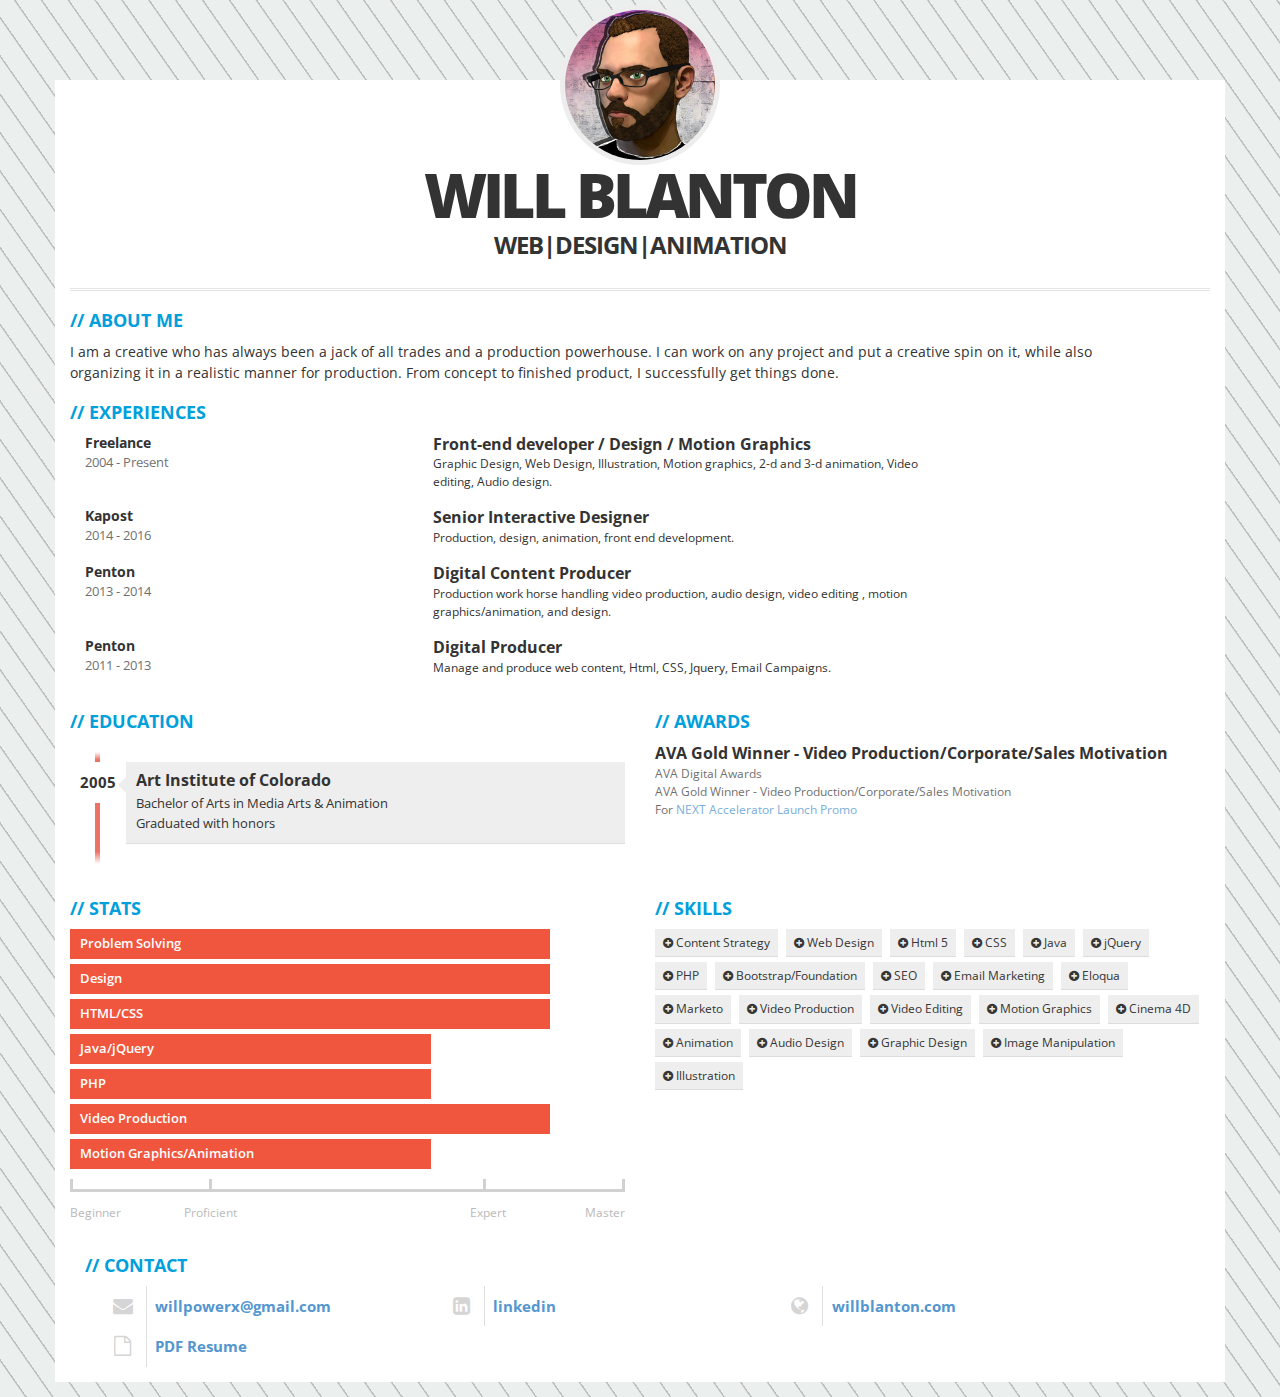
<file: resume/index.html>
<!DOCTYPE html>
<html lang="en">
  <head>
    <meta charset="utf-8">
    <meta http-equiv="X-UA-Compatible" content="IE=edge,chrome=1" />
    <meta name="viewport" content="width=device-width, initial-scale=1">
    <title>Will Blanton Resume</title>
    <meta name="description" content="Welcome to the Resume of Will Blanton, expert in Web, Design, Animation and more.">
    <meta name="keywords" content="front end, art, design, 3d, animation, html, css, innovation, site, website, wordpress,">
  	<!-- Open Graph Meta-->
    <meta property="fb:app_id" content="1271951420" />
  	<meta property="og:title" content="Will Blanton Resume" />
  	<meta property="og:type" content="website" />
    <meta property="og:description"
    content="Welcome to the Resume of Will Blanton, expert in Web, Design, Animation and more." />
  	<meta property="og:url" content="http://willblanton.com/" />
  	<meta property="og:image" content="http://willblanton.com/images/_wb_logo_og.jpg" />
  	<meta property="og:site_name" content="willblanton" />
      <!--twitter social info-->
    <meta name="twitter:card" content="Will Blanton">
    <meta name="twitter:domain" content="Will Blanton">
  	<meta name="twitter:url" content="http://willblanton.com/"/>
  	<meta name="twitter:title" content="Will Blanton"/>
  	<meta name="twitter:description" content="Welcome to the Resume of Will Blanton, expert in Web, Design, Animation and more."/>
  	<meta name="twitter:image" content="http://willblanton.com/images/_wb_logo_og.jpg"/>

  	<!-- ICONS ================================================== -->
    <link rel="icon" type="image/x-icon" href="img/favicon.ico" />
  	<link rel="shortcut icon" href="img//favicon.png">
  	<link rel="shortcut icon" href="img/favicons/favicon.ico">
  	<link rel="apple-touch-icon-precomposed" sizes="144x144" href="img/favicons/apple-touch-icon-144-precomposed.png">
  	<link rel="apple-touch-icon-precomposed" sizes="114x114" href="img/favicons/apple-touch-icon-114-precomposed.png">
  	<link rel="apple-touch-icon-precomposed" sizes="72x72" href="img/favicons/apple-touch-icon-72-precomposed.png">
  	<link rel="apple-touch-icon-precomposed" href="img/favicons/apple-touch-icon-57-precomposed.png">

    <!-- CSS ================================================== -->
    <link href="css/bootstrap.min.css" rel="stylesheet">
    <link href="css/font-awesome.css" rel="stylesheet">
    <link href="css/main.css" rel="stylesheet">
    <!--[if lt IE 9]>
      <script src="js/html5shiv.js"></script>
      <script src="js/respond.min.js"></script>
    <![endif]-->
  </head>
  <body>
    <div class="container">
      <div class="row">
        <div class="col-xs-12">
          <div id="photo-header" class="text-center">
            <!-- PHOTO (AVATAR) -->
            <div id="photo">
              <img src="img/wb_avatar.jpg" alt="avatar">
            </div>
            <div id="text-header">
              <h1><span>Will Blanton</span><br>WEB|DESIGN|ANIMATION</h1>
            </div>
          </div>
        </div>
      </div>
<!--
        <div class="row">
           <div class="col-md-6 col-md-offset-3">
            <img src="img/wb-logo.svg" data-png-fallback="img/wb-logo.png" alt="WB blanton logo"
   class="logo-container pull-left">
            <div id="text-header" class="content-heading"><h1><span>Will Blanton</span><br>WEB|DESIGN|ANIMATION</h1></div>
          </div>
        </div>-->
  <!-- double line -->
      <div class="row">
        <div class="col-xs-12">
          <div class="text-center">
            <div id="text-double-line">&nbsp;</div>
          </div>
        </div>
      </div>
      <div class="row">
        <div class="col-xs-12 col-sm-11">
          <!-- ABOUT ME -->
          <div class="box">
            <h2>About Me</h2>
            <p>I am a creative who has always been a jack of all trades and a production powerhouse. I can work on any project and put a creative spin on it, while also organizing it in a realistic manner for production. From concept to finished product, I successfully get things done.</p>
          </div>
          <!-- EXPERIENCES -->
          <div class="box">
            <h2>Experiences</h2>
            <div class="job clearfix">
              <div class="col-xs-4">
                <div class="where">Freelance</div>
                <div class="year">2004 - Present</div>
              </div>
              <div class="col-xs-6">
                <div class="profession">Front-end developer / Design / Motion Graphics</div>
                <div class="description">Graphic Design, Web Design, Illustration, Motion graphics, 2-d and 3-d animation, Video editing, Audio design.</div>
              </div>
            </div>
            <div class="job clearfix">
              <div class="col-xs-4">
                <div class="where">Kapost</div>
                <div class="year">2014 - 2016</div>
              </div>
              <div class="col-xs-6">
                <div class="profession">Senior Interactive Designer</div>
                <div class="description">Production, design, animation, front end development.</div>
              </div>
            </div>
            <div class="job clearfix">
              <div class="col-xs-4">
                <div class="where">Penton</div>
                <div class="year">2013 - 2014</div>
              </div>
              <div class="col-xs-6">
                <div class="profession">Digital Content Producer</div>
                <div class="description">Production work horse handling video production, audio design, video editing , motion graphics/animation, and design.</div>
              </div>
            </div>
            <div class="job clearfix">
              <div class="col-xs-4">
                <div class="where">Penton</div>
                <div class="year">2011 - 2013</div>
              </div>
              <div class="col-xs-6">
                <div class="profession">Digital Producer</div>
                <div class="description">Manage and produce web content, Html, CSS, Jquery, Email Campaigns.</div>
              </div>
            </div>
          </div>
        </div><!--1-1-->
      </div><!--end row-->
      <div class="row">
        <div class="col-xs-12 col-sm-6">
          <!-- EDUCATION -->
          <div class="box">
            <h2>Education</h2>
            <ul id="education" class="clearfix">
              <li>
                <div class="year pull-left">2005</div>
                <div class="description pull-right">
                  <h3>Art Institute of Colorado</h3>
                  <p>Bachelor of Arts in Media Arts & Animation<br>
Graduated with honors</p>
                </div>
              </li>
            </ul>
          </div>
        </div>
        <!--2nd coulmn-->
        <div class="col-xs-12 col-sm-6">
          <!-- CONTACT -->
          <div class="box clearfix">
            <h2>Awards</h2>
            <div class="contact-item job">
                <div class="profession">AVA Gold Winner - Video Production/Corporate/Sales Motivation</div>
                <div class="description">AVA Digital Awards<br>
  AVA Gold Winner - Video Production/Corporate/Sales Motivation<br>
  For <a href="https://vimeo.com/76396429" target="_blank">NEXT Accelerator Launch Promo</a></div>
              </div>
          </div>
        </div>
      </div><!--end row-->

        <!--test 2 coulmn-->
        <div class="row">
          <div class="col-xs-12 col-sm-6">
    <!-- STATS -->
            <div class="box">
              <h2>Stats</h2>
              <div class="skills">
                <div class="item-skills" data-percent="1.00" style="width: 458px;">Problem Solving</div>
                <div class="item-skills" data-percent="1.00" style="width: 458px;">Design</div>
                <div class="item-skills" data-percent="1.00" style="width: 458px;">HTML/CSS</div>
                <div class="item-skills" data-percent="0.75" style="width: 366.4px;">Java/jQuery</div>
                <div class="item-skills" data-percent="0.75" style="width: 343.5px;">PHP</div>
                <div class="item-skills" data-percent="1.00" style="width: 458px;">Video Production</div>
                <div class="item-skills" data-percent="0.75" style="width: 458px;">Motion Graphics/Animation</div>
                <div class="skills-legend clearfix">
                  <div class="legend-left legend">Beginner</div>
                  <div class="legend-left legend"><span>Proficient</span></div>
                  <div class="legend-right legend"><span>Expert</span></div>
                  <div class="legend-right legend">Master</div>
                </div>
              </div>
            </div>
          </div>
          <!--2nd coulmn-->
          <div class="col-xs-12 col-sm-6">
            <!-- Skills -->
            <div class="box">
              <h2>Skills</h2>
              <div class="hobby"><i class="fa fa-plus-circle"></i> Content Strategy</div>
              <div class="hobby"><i class="fa fa-plus-circle"></i> Web Design</div>
              <div class="hobby"><i class="fa fa-plus-circle"></i> Html 5</div>
              <div class="hobby"><i class="fa fa-plus-circle"></i> CSS</div>
              <div class="hobby"><i class="fa fa-plus-circle"></i> Java</div>
              <div class="hobby"><i class="fa fa-plus-circle"></i> jQuery</div>
              <div class="hobby"><i class="fa fa-plus-circle"></i> PHP</div>
              <div class="hobby"><i class="fa fa-plus-circle"></i> Bootstrap/Foundation</div>
              <div class="hobby"><i class="fa fa-plus-circle"></i> SEO</div>
              <div class="hobby"><i class="fa fa-plus-circle"></i> Email Marketing</div>
              <div class="hobby"><i class="fa fa-plus-circle"></i> Eloqua</div>
              <div class="hobby"><i class="fa fa-plus-circle"></i> Marketo</div>
              <div class="hobby"><i class="fa fa-plus-circle"></i> Video Production</div>
              <div class="hobby"><i class="fa fa-plus-circle"></i> Video Editing</div>
              <div class="hobby"><i class="fa fa-plus-circle"></i> Motion Graphics</div>
              <div class="hobby"><i class="fa fa-plus-circle"></i> Cinema 4D</div>
              <div class="hobby"><i class="fa fa-plus-circle"></i> Animation</div>
              <div class="hobby"><i class="fa fa-plus-circle"></i> Audio Design</div>
              <div class="hobby"><i class="fa fa-plus-circle"></i> Graphic Design</div>
              <div class="hobby"><i class="fa fa-plus-circle"></i> Image Manipulation</div>
              <div class="hobby"><i class="fa fa-plus-circle"></i> Illustration</div>
            </div>
          </div>
        </div><!--end row-->

        <!--footer-->
        <div class="col-xs-12 col-sm-11">
           <!-- CONTACT -->
          <div class="box clearfix">
            <h2>Contact</h2>
            <div class="col-xs-12 col-sm-4">
              <div class="contact-item">
                <div class="icon pull-left text-center"><span class="fa fa-envelope fa-fw"></span></div>
                <div class="title only pull-right"><a href="mailto:willpowerx@gmail.com?Subject=Resume%20Inquiry" target="_top">willpowerx@gmail.com</a></div>
              </div>
            </div>
          <div class="col-xs-12 col-sm-4">
            <div class="contact-item">
              <div class="icon pull-left text-center"><span class="fa fa-linkedin-square fa-fw"></span></div>
              <div class="title only pull-right"><a href="https://www.linkedin.com/in/willblanton" target="_blank"> linkedin</a></div>
            </div>
          </div>
          <div class="col-xs-12 col-sm-4">
            <div class="contact-item">
              <div class="icon pull-left text-center"><span class="fa fa-globe fa-fw"></span></div>
              <div class="title only pull-right"><a href="http://willblanton.com/" target="_blank"> willblanton.com</a></div>
            </div>
          </div>
          <div class="col-xs-12 col-sm-4">
            <div class="contact-item">
              <div class="icon pull-left text-center"><span class="fa fa-file-o fa-fw"></span></div>
              <div class="title only pull-right"><a href="http://willblanton.com/img/pdf/wb-resume-basic-print.pdf" target="_blank"> PDF Resume</a></div>
            </div>
          </div>
          </div>
        </div>

      </div><!--row-->
    </div>
    <!-- JQUERY -->
    <script src="js/jquery.min.js"></script>
    <!-- BOOTSTRAP -->
    <script src="js/bootstrap.min.js"></script>
    <!-- SCRIPTS -->
    <script src="js/scripts.js"></script>
    <script>
    if (!Modernizr.svg) {
  jQuery("img").each(function () {
    var src = this.src;
    if (src.match(/svg$/)) {
      // Replace "svg" by "png"
      this.src = src.slice(0, -3) + 'png'
    }
  });
}
</script>
  </body>
</html>
</file>
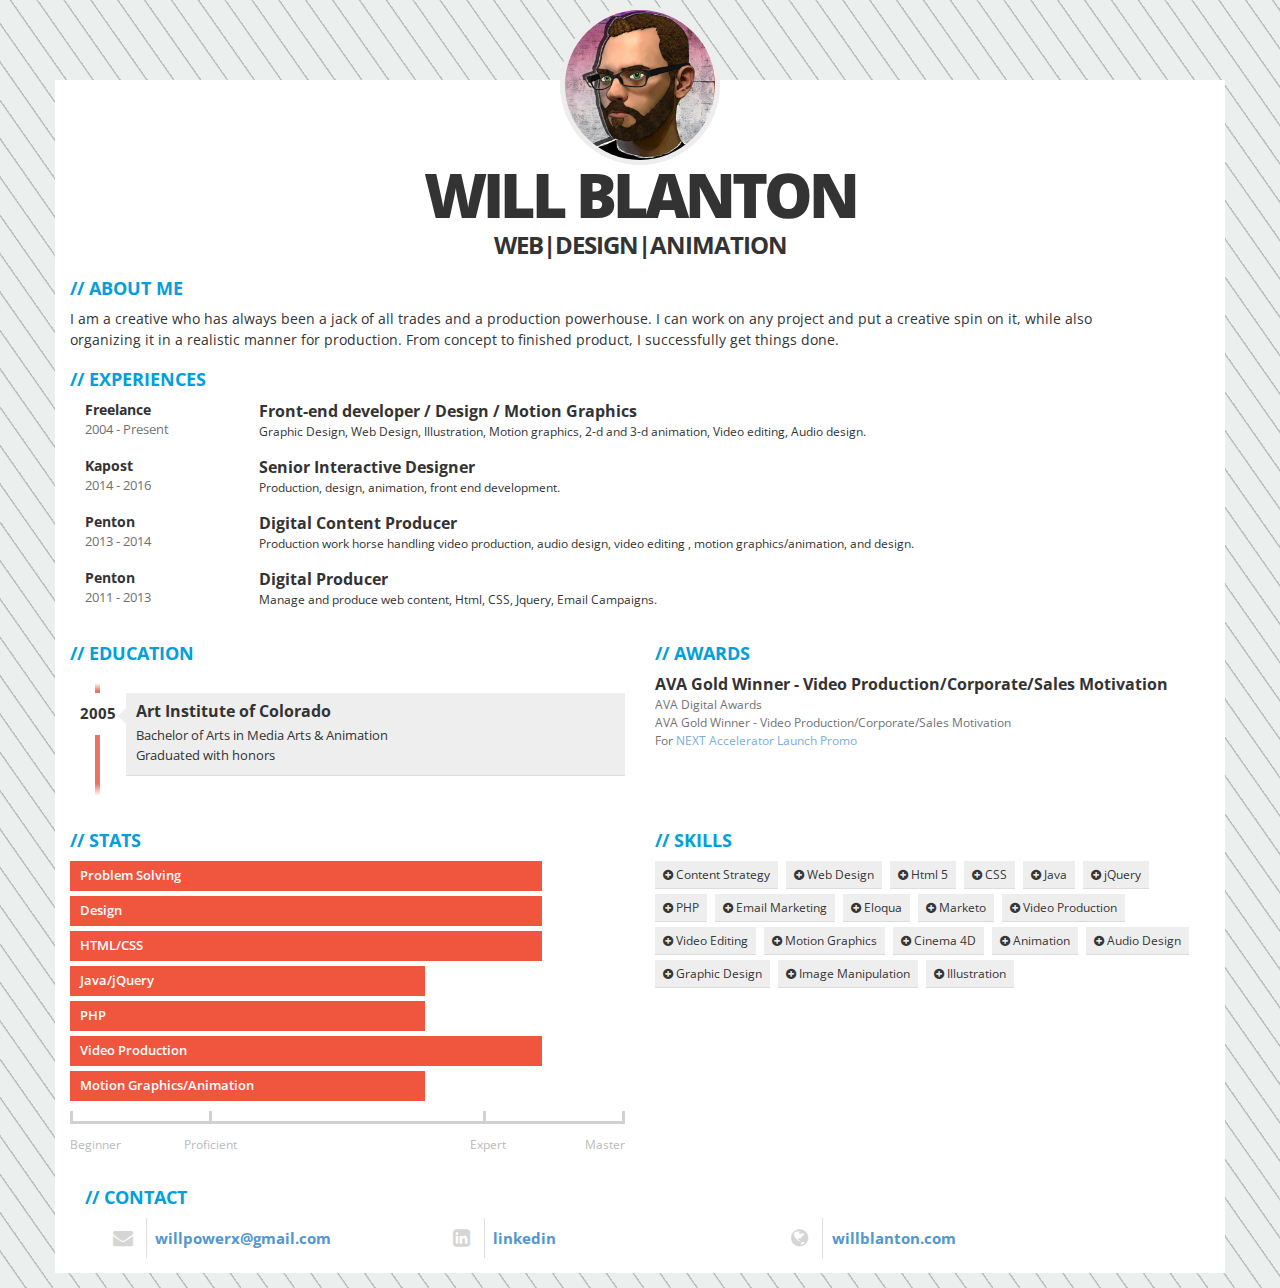
<file: resume/index-ref.html>
<!DOCTYPE html>
<html lang="en">
  <head>
    <meta charset="utf-8">
    <meta http-equiv="X-UA-Compatible" content="IE=edge,chrome=1" />
    <meta name="viewport" content="width=device-width, initial-scale=1">
    <title>Will Blanton Resume</title>
    <link href="css/bootstrap.min.css" rel="stylesheet">
    <link href="css/font-awesome.css" rel="stylesheet">
    <link href="css/main.css" rel="stylesheet">
    <!--[if lt IE 9]>
      <script src="js/html5shiv.js"></script>
      <script src="js/respond.min.js"></script>
    <![endif]-->
  </head>
  <body>
    <div class="container">
      <div class="row">
        <div class="col-xs-12">
          <div id="photo-header" class="text-center">
            <!-- PHOTO (AVATAR) -->
            <div id="photo">
              <img src="img/wb_avatar.jpg" alt="avatar">
            </div>
            <div id="text-header">
              <h1><span>Will Blanton</span><br>WEB&#124;DESIGN&#124;ANIMATION</h1>
            </div>
          </div>
        </div>
      </div>
      <div class="row">
        <div class="col-xs-12 col-sm-11">
          <!-- ABOUT ME -->
          <div class="box">
            <h2>About Me</h2>
            <p>I am a creative who has always been a jack of all trades and a production powerhouse. I can work on any project and put a creative spin on it, while also organizing it in a realistic manner for production. From concept to finished product, I successfully get things done.</p>
          </div>
          <!-- EXPERIENCES -->
          <div class="box">
            <h2>Experiences</h2>
            <div class="job clearfix">
              <div class="col-xs-2">
                <div class="where">Freelance</div>
                <div class="year">2004 - Present</div>
              </div>
              <div class="col-xs-10">
                <div class="profession">Front-end developer / Design / Motion Graphics</div>
                <div class="description">Graphic Design, Web Design, Illustration, Motion graphics, 2-d and 3-d animation, Video editing, Audio design.</div>
              </div>
            </div>
            <div class="job clearfix">
              <div class="col-xs-2">
                <div class="where">Kapost</div>
                <div class="year">2014 - 2016</div>
              </div>
              <div class="col-xs-10">
                <div class="profession">Senior Interactive Designer</div>
                <div class="description">Production, design, animation, front end development.</div>
              </div>
            </div>
            <div class="job clearfix">
              <div class="col-xs-2">
                <div class="where">Penton</div>
                <div class="year">2013 - 2014</div>
              </div>
              <div class="col-xs-10">
                <div class="profession">Digital Content Producer</div>
                <div class="description">Production work horse handling video production, audio design, video editing , motion graphics/animation, and design.</div>
              </div>
            </div>
            <div class="job clearfix">
              <div class="col-xs-2">
                <div class="where">Penton</div>
                <div class="year">2011 - 2013</div>
              </div>
              <div class="col-xs-10">
                <div class="profession">Digital Producer</div>
                <div class="description">Manage and produce web content, Html, CSS, Jquery, Email Campaigns.</div>
              </div>
            </div>
          </div>
        </div><!--1-1-->
      </div><!--end row-->
      <div class="row">
        <div class="col-xs-12 col-sm-6">
          <!-- EDUCATION -->
          <div class="box">
            <h2>Education</h2>
            <ul id="education" class="clearfix">
              <li>
                <div class="year pull-left">2005</div>
                <div class="description pull-right">
                  <h3>Art Institute of Colorado</h3>
                  <p>Bachelor of Arts in Media Arts & Animation<br>
Graduated with honors</p>
                </div>
              </li>
            </ul>
          </div>
        </div>
        <!--2nd coulmn-->
        <div class="col-xs-12 col-sm-6">
          <!-- CONTACT -->
          <div class="box clearfix">
            <h2>Awards</h2>
            <div class="contact-item job">
                <div class="profession">AVA Gold Winner - Video Production/Corporate/Sales Motivation</div>
                <div class="description">AVA Digital Awards<br>
  AVA Gold Winner - Video Production/Corporate/Sales Motivation<br>
  For <a href="https://vimeo.com/76396429" target="_blank">NEXT Accelerator Launch Promo</a></div>
              </div>
          </div>
        </div>
      </div><!--end row-->

        <!--test 2 coulmn-->
        <div class="row">
          <div class="col-xs-12 col-sm-6">
    <!-- STATS -->
            <div class="box">
              <h2>Stats</h2>
              <div class="skills">
                <div class="item-skills" data-percent="1.00" style="width: 458px;">Problem Solving</div>
                <div class="item-skills" data-percent="1.00" style="width: 458px;">Design</div>
                <div class="item-skills" data-percent="1.00" style="width: 458px;">HTML/CSS</div>
                <div class="item-skills" data-percent="0.75" style="width: 366.4px;">Java/jQuery</div>
                <div class="item-skills" data-percent="0.75" style="width: 343.5px;">PHP</div>
                <div class="item-skills" data-percent="1.00" style="width: 458px;">Video Production</div>
                <div class="item-skills" data-percent="0.75" style="width: 458px;">Motion Graphics/Animation</div>
                <div class="skills-legend clearfix">
                  <div class="legend-left legend">Beginner</div>
                  <div class="legend-left legend"><span>Proficient</span></div>
                  <div class="legend-right legend"><span>Expert</span></div>
                  <div class="legend-right legend">Master</div>
                </div>
              </div>
            </div>
          </div>
          <!--2nd coulmn-->
          <div class="col-xs-12 col-sm-6">
            <!-- Skills -->
            <div class="box">
              <h2>Skills</h2>
              <div class="hobby"><i class="fa fa-plus-circle"></i> Content Strategy</div>
              <div class="hobby"><i class="fa fa-plus-circle"></i> Web Design</div>
              <div class="hobby"><i class="fa fa-plus-circle"></i> Html 5</div>
              <div class="hobby"><i class="fa fa-plus-circle"></i> CSS</div>
              <div class="hobby"><i class="fa fa-plus-circle"></i> Java</div>
              <div class="hobby"><i class="fa fa-plus-circle"></i> jQuery</div>
              <div class="hobby"><i class="fa fa-plus-circle"></i> PHP</div>
              <div class="hobby"><i class="fa fa-plus-circle"></i> Email Marketing</div>
              <div class="hobby"><i class="fa fa-plus-circle"></i> Eloqua</div>
              <div class="hobby"><i class="fa fa-plus-circle"></i> Marketo</div>
              <div class="hobby"><i class="fa fa-plus-circle"></i> Video Production</div>
              <div class="hobby"><i class="fa fa-plus-circle"></i> Video Editing</div>
              <div class="hobby"><i class="fa fa-plus-circle"></i> Motion Graphics</div>
              <div class="hobby"><i class="fa fa-plus-circle"></i> Cinema 4D</div>
              <div class="hobby"><i class="fa fa-plus-circle"></i> Animation</div>
              <div class="hobby"><i class="fa fa-plus-circle"></i> Audio Design</div>
              <div class="hobby"><i class="fa fa-plus-circle"></i> Graphic Design</div>
              <div class="hobby"><i class="fa fa-plus-circle"></i> Image Manipulation</div>
              <div class="hobby"><i class="fa fa-plus-circle"></i> Illustration</div>
            </div>
          </div>
        </div><!--end row-->

        <!--footer-->
        <div class="col-xs-12 col-sm-11">
           <!-- CONTACT -->
          <div class="box clearfix">
            <h2>Contact</h2>
            <div class="col-xs-12 col-sm-4">
              <div class="contact-item">
                <div class="icon pull-left text-center"><span class="fa fa-envelope fa-fw"></span></div>
                <div class="title only pull-right"><a href="mailto:willpowerx@gmail.com?Subject=Resume%20Inquiry" target="_top">willpowerx@gmail.com</a></div>
              </div>
            </div>
          <div class="col-xs-12 col-sm-4">
            <div class="contact-item">
              <div class="icon pull-left text-center"><span class="fa fa-linkedin-square fa-fw"></span></div>
              <div class="title only pull-right"><a href="https://www.linkedin.com/in/willblanton" target="_blank"> linkedin</a></div>
            </div>
          </div>
          <div class="col-xs-12 col-sm-4">
            <div class="contact-item">
              <div class="icon pull-left text-center"><span class="fa fa-globe fa-fw"></span></div>
              <div class="title only pull-right"><a href="http://willblanton.com/" target="_blank"> willblanton.com</a></div>
            </div>
          </div>
          </div>
        </div>

      </div><!--row-->
    </div>
    <!-- JQUERY -->
    <script src="js/jquery.min.js"></script>
    <!-- BOOTSTRAP -->
    <script src="js/bootstrap.min.js"></script>
    <!-- SCRIPTS -->
    <script src="js/scripts.js"></script>
  </body>
</html>
</file>
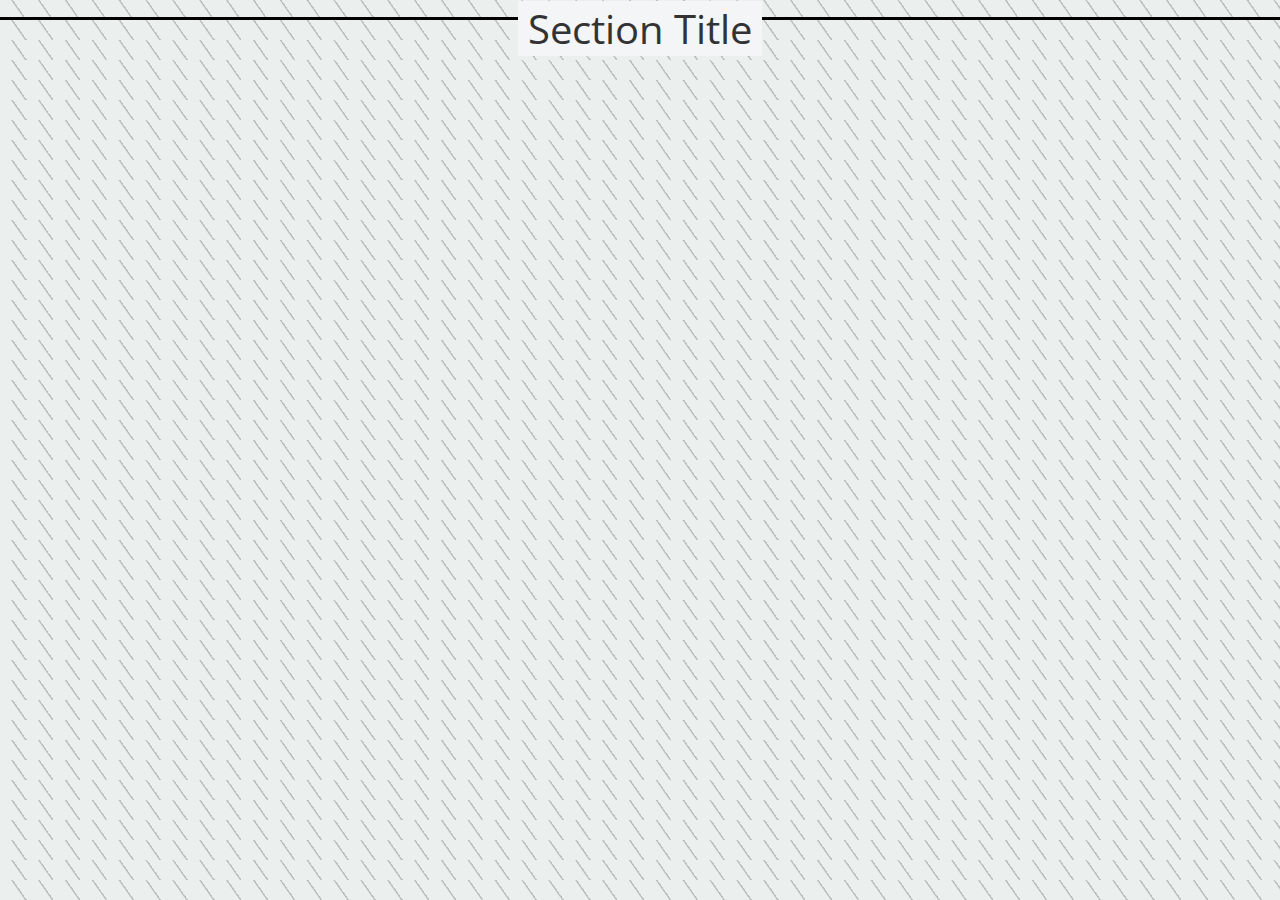
<file: resume/wb-logo.html>
<!DOCTYPE html>
<html lang="en">
  <head>
    <meta charset="utf-8">
    <meta http-equiv="X-UA-Compatible" content="IE=edge,chrome=1" />
    <meta name="viewport" content="width=device-width, initial-scale=1">
    <title>Will Blanton Resume</title>
    <link href="css/bootstrap.min.css" rel="stylesheet">
    <link href="css/font-awesome.css" rel="stylesheet">
    <link href="css/main.css" rel="stylesheet">
    <link href='https://fonts.googleapis.com/css?family=Open+Sans:800,400,400italic' rel='stylesheet' type='text/css'>
    <!--[if lt IE 9]>
      <script src="js/html5shiv.js"></script>
      <script src="js/respond.min.js"></script>
    <![endif]-->
  </head>
  <body>
<div style="width: 100%; height: 20px; border-bottom: 3px solid black; text-align: center">
      <span style="font-size: 40px; background-color: #F3F5F6; padding: 0 10px;">
        Section Title
      </span>
    </div>
    </body>
    </html>
</file>
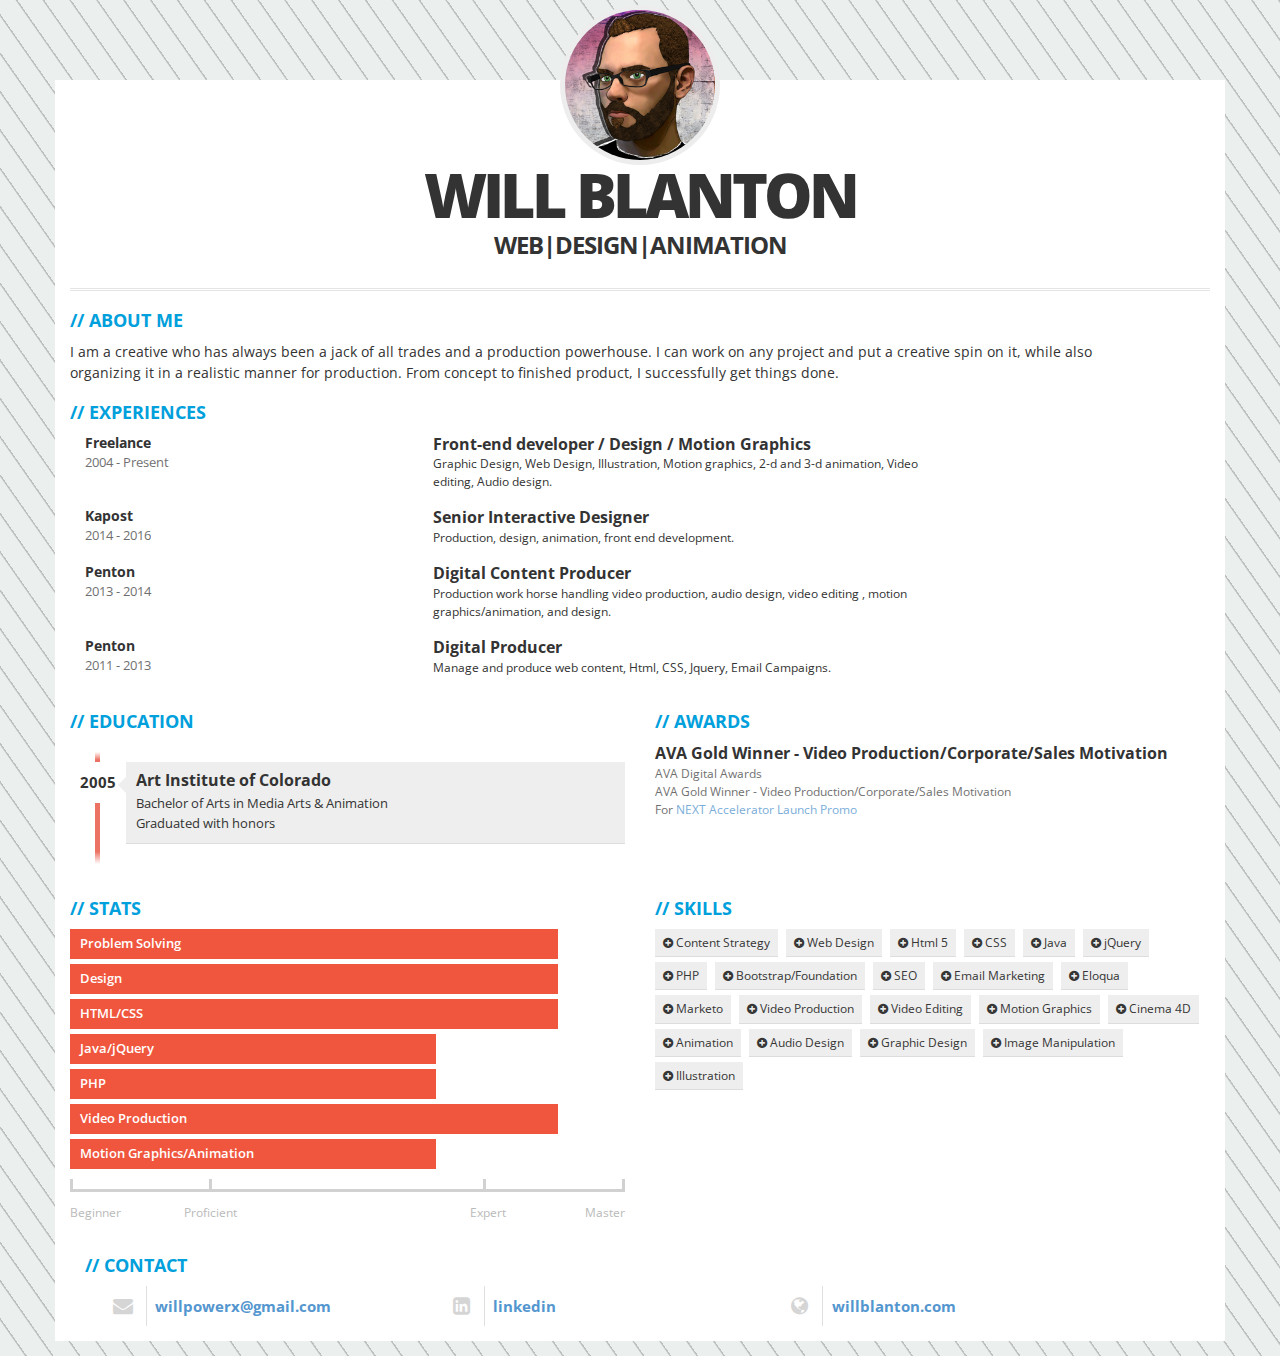
<file: resume/wb_responsive_resume.html>
<!DOCTYPE html>
<html lang="en">
  <head>
    <meta charset="utf-8">
    <meta http-equiv="X-UA-Compatible" content="IE=edge,chrome=1" />
    <meta name="viewport" content="width=device-width, initial-scale=1">
    <title>Will Blanton Resume</title>
    <meta name="description" content="Welcome to the Resume of Will Blanton, expert in Web, Design, Animation and more.">
    <meta name="keywords" content="front end, art, design, 3d, animation, html, css, innovation, site, website, wordpress,">
    <!-- Open Graph Meta-->
    <meta property="fb:app_id" content="1271951420" />
    <meta property="og:title" content="Will Blanton Resume" />
    <meta property="og:type" content="website" />
    <meta property="og:description"
    content="Welcome to the Resume of Will Blanton, expert in Web, Design, Animation and more." />
    <meta property="og:url" content="http://willblanton.com/" />
    <meta property="og:image" content="http://willblanton.com/images/_wb_logo_og.jpg" />
    <meta property="og:site_name" content="willblanton" />
      <!--twitter social info-->
    <meta name="twitter:card" content="Will Blanton">
    <meta name="twitter:domain" content="Will Blanton">
    <meta name="twitter:url" content="http://willblanton.com/"/>
    <meta name="twitter:title" content="Will Blanton"/>
    <meta name="twitter:description" content="Welcome to the Resume of Will Blanton, expert in Web, Design, Animation and more."/>
    <meta name="twitter:image" content="http://willblanton.com/images/_wb_logo_og.jpg"/>

    <!-- ICONS ================================================== -->
    <link rel="icon" type="image/x-icon" href="img/favicon.ico" />
    <link rel="shortcut icon" href="img//favicon.png">
    <link rel="shortcut icon" href="img/favicons/favicon.ico">
    <link rel="apple-touch-icon-precomposed" sizes="144x144" href="img/favicons/apple-touch-icon-144-precomposed.png">
    <link rel="apple-touch-icon-precomposed" sizes="114x114" href="img/favicons/apple-touch-icon-114-precomposed.png">
    <link rel="apple-touch-icon-precomposed" sizes="72x72" href="img/favicons/apple-touch-icon-72-precomposed.png">
    <link rel="apple-touch-icon-precomposed" href="img/favicons/apple-touch-icon-57-precomposed.png">

    <!-- CSS ================================================== -->
    <link href="css/bootstrap.min.css" rel="stylesheet">
    <link href="css/font-awesome.css" rel="stylesheet">
    <link href="css/main.css" rel="stylesheet">
    <!--[if lt IE 9]>
      <script src="js/html5shiv.js"></script>
      <script src="js/respond.min.js"></script>
    <![endif]-->
  </head>
  <body>
    <div class="container">
      <div class="row">
        <div class="col-xs-12">
          <div id="photo-header" class="text-center">
            <!-- PHOTO (AVATAR) -->
            <div id="photo">
              <img src="img/wb_avatar.jpg" alt="avatar">
            </div>
            <div id="text-header">
              <h1><span>Will Blanton</span><br>WEB|DESIGN|ANIMATION</h1>
            </div>
          </div>
        </div>
      </div>
<!--
        <div class="row">
           <div class="col-md-6 col-md-offset-3">
            <img src="img/wb-logo.svg" data-png-fallback="img/wb-logo.png" alt="WB blanton logo"
   class="logo-container pull-left">
            <div id="text-header" class="content-heading"><h1><span>Will Blanton</span><br>WEB|DESIGN|ANIMATION</h1></div>
          </div>
        </div>-->
  <!-- double line -->
      <div class="row">
        <div class="col-xs-12">
          <div class="text-center">
            <div id="text-double-line">&nbsp;</div>
          </div>
        </div>
      </div>
      <div class="row">
        <div class="col-xs-12 col-sm-11">
          <!-- ABOUT ME -->
          <div class="box">
            <h2>About Me</h2>
            <p>I am a creative who has always been a jack of all trades and a production powerhouse. I can work on any project and put a creative spin on it, while also organizing it in a realistic manner for production. From concept to finished product, I successfully get things done.</p>
          </div>
          <!-- EXPERIENCES -->
          <div class="box">
            <h2>Experiences</h2>
            <div class="job clearfix">
              <div class="col-xs-4">
                <div class="where">Freelance</div>
                <div class="year">2004 - Present</div>
              </div>
              <div class="col-xs-6">
                <div class="profession">Front-end developer / Design / Motion Graphics</div>
                <div class="description">Graphic Design, Web Design, Illustration, Motion graphics, 2-d and 3-d animation, Video editing, Audio design.</div>
              </div>
            </div>
            <div class="job clearfix">
              <div class="col-xs-4">
                <div class="where">Kapost</div>
                <div class="year">2014 - 2016</div>
              </div>
              <div class="col-xs-6">
                <div class="profession">Senior Interactive Designer</div>
                <div class="description">Production, design, animation, front end development.</div>
              </div>
            </div>
            <div class="job clearfix">
              <div class="col-xs-4">
                <div class="where">Penton</div>
                <div class="year">2013 - 2014</div>
              </div>
              <div class="col-xs-6">
                <div class="profession">Digital Content Producer</div>
                <div class="description">Production work horse handling video production, audio design, video editing , motion graphics/animation, and design.</div>
              </div>
            </div>
            <div class="job clearfix">
              <div class="col-xs-4">
                <div class="where">Penton</div>
                <div class="year">2011 - 2013</div>
              </div>
              <div class="col-xs-6">
                <div class="profession">Digital Producer</div>
                <div class="description">Manage and produce web content, Html, CSS, Jquery, Email Campaigns.</div>
              </div>
            </div>
          </div>
        </div><!--1-1-->
      </div><!--end row-->
      <div class="row">
        <div class="col-xs-12 col-sm-6">
          <!-- EDUCATION -->
          <div class="box">
            <h2>Education</h2>
            <ul id="education" class="clearfix">
              <li>
                <div class="year pull-left">2005</div>
                <div class="description pull-right">
                  <h3>Art Institute of Colorado</h3>
                  <p>Bachelor of Arts in Media Arts & Animation<br>
Graduated with honors</p>
                </div>
              </li>
            </ul>
          </div>
        </div>
        <!--2nd coulmn-->
        <div class="col-xs-12 col-sm-6">
          <!-- CONTACT -->
          <div class="box clearfix">
            <h2>Awards</h2>
            <div class="contact-item job">
                <div class="profession">AVA Gold Winner - Video Production/Corporate/Sales Motivation</div>
                <div class="description">AVA Digital Awards<br>
  AVA Gold Winner - Video Production/Corporate/Sales Motivation<br>
  For <a href="https://vimeo.com/76396429" target="_blank">NEXT Accelerator Launch Promo</a></div>
              </div>
          </div>
        </div>
      </div><!--end row-->

        <!--test 2 coulmn-->
        <div class="row">
          <div class="col-xs-12 col-sm-6">
    <!-- STATS -->
            <div class="box">
              <h2>Stats</h2>
              <div class="skills">
                <div class="item-skills" data-percent="1.00" style="width: 458px;">Problem Solving</div>
                <div class="item-skills" data-percent="1.00" style="width: 458px;">Design</div>
                <div class="item-skills" data-percent="1.00" style="width: 458px;">HTML/CSS</div>
                <div class="item-skills" data-percent="0.75" style="width: 366.4px;">Java/jQuery</div>
                <div class="item-skills" data-percent="0.75" style="width: 343.5px;">PHP</div>
                <div class="item-skills" data-percent="1.00" style="width: 458px;">Video Production</div>
                <div class="item-skills" data-percent="0.75" style="width: 458px;">Motion Graphics/Animation</div>
                <div class="skills-legend clearfix">
                  <div class="legend-left legend">Beginner</div>
                  <div class="legend-left legend"><span>Proficient</span></div>
                  <div class="legend-right legend"><span>Expert</span></div>
                  <div class="legend-right legend">Master</div>
                </div>
              </div>
            </div>
          </div>
          <!--2nd coulmn-->
          <div class="col-xs-12 col-sm-6">
            <!-- Skills -->
            <div class="box">
              <h2>Skills</h2>
              <div class="hobby"><i class="fa fa-plus-circle"></i> Content Strategy</div>
              <div class="hobby"><i class="fa fa-plus-circle"></i> Web Design</div>
              <div class="hobby"><i class="fa fa-plus-circle"></i> Html 5</div>
              <div class="hobby"><i class="fa fa-plus-circle"></i> CSS</div>
              <div class="hobby"><i class="fa fa-plus-circle"></i> Java</div>
              <div class="hobby"><i class="fa fa-plus-circle"></i> jQuery</div>
              <div class="hobby"><i class="fa fa-plus-circle"></i> PHP</div>
              <div class="hobby"><i class="fa fa-plus-circle"></i> Bootstrap/Foundation</div>
              <div class="hobby"><i class="fa fa-plus-circle"></i> SEO</div>
              <div class="hobby"><i class="fa fa-plus-circle"></i> Email Marketing</div>
              <div class="hobby"><i class="fa fa-plus-circle"></i> Eloqua</div>
              <div class="hobby"><i class="fa fa-plus-circle"></i> Marketo</div>
              <div class="hobby"><i class="fa fa-plus-circle"></i> Video Production</div>
              <div class="hobby"><i class="fa fa-plus-circle"></i> Video Editing</div>
              <div class="hobby"><i class="fa fa-plus-circle"></i> Motion Graphics</div>
              <div class="hobby"><i class="fa fa-plus-circle"></i> Cinema 4D</div>
              <div class="hobby"><i class="fa fa-plus-circle"></i> Animation</div>
              <div class="hobby"><i class="fa fa-plus-circle"></i> Audio Design</div>
              <div class="hobby"><i class="fa fa-plus-circle"></i> Graphic Design</div>
              <div class="hobby"><i class="fa fa-plus-circle"></i> Image Manipulation</div>
              <div class="hobby"><i class="fa fa-plus-circle"></i> Illustration</div>
            </div>
          </div>
        </div><!--end row-->

        <!--footer-->
        <div class="col-xs-12 col-sm-11">
           <!-- CONTACT -->
          <div class="box clearfix">
            <h2>Contact</h2>
            <div class="col-xs-12 col-sm-4">
              <div class="contact-item">
                <div class="icon pull-left text-center"><span class="fa fa-envelope fa-fw"></span></div>
                <div class="title only pull-right"><a href="mailto:willpowerx@gmail.com?Subject=Resume%20Inquiry" target="_top">willpowerx@gmail.com</a></div>
              </div>
            </div>
          <div class="col-xs-12 col-sm-4">
            <div class="contact-item">
              <div class="icon pull-left text-center"><span class="fa fa-linkedin-square fa-fw"></span></div>
              <div class="title only pull-right"><a href="https://www.linkedin.com/in/willblanton" target="_blank"> linkedin</a></div>
            </div>
          </div>
          <div class="col-xs-12 col-sm-4">
            <div class="contact-item">
              <div class="icon pull-left text-center"><span class="fa fa-globe fa-fw"></span></div>
              <div class="title only pull-right"><a href="http://willblanton.com/" target="_blank"> willblanton.com</a></div>
            </div>
          </div>
          </div>
        </div>

      </div><!--row-->
    </div>
    <!-- JQUERY -->
    <script src="js/jquery.min.js"></script>
    <!-- BOOTSTRAP -->
    <script src="js/bootstrap.min.js"></script>
    <!-- SCRIPTS -->
    <script src="js/scripts.js"></script>
    <script>
    if (!Modernizr.svg) {
  jQuery("img").each(function () {
    var src = this.src;
    if (src.match(/svg$/)) {
      // Replace "svg" by "png"
      this.src = src.slice(0, -3) + 'png'
    }
  });
}
</script>
  </body>
</html>
</file>
<file: resume/css/main.css>
/*******************************************
FONTS
*******************************************/
@import url(http://fonts.googleapis.com/css?family=Open+Sans:400,600,700,800);
/*******************************************
SETTINGS
*******************************************/
@charset "utf-8";
@-webkit-viewport   { width: device-width; }
@-moz-viewport      { width: device-width; }
@-ms-viewport       { width: device-width; }
@-o-viewport        { width: device-width; }
@viewport           { width: device-width; }
/*******************************************
BODY
*******************************************/
body{
 font-family: 'Open Sans', Arial, Tahoma;
 font-weight: 400;
 font-size: 1em;
 color: #333333;
 background: #ebefee;
 background-image:
 repeating-linear-gradient(55deg, transparent, transparent 20px, rgba(0,0,0,.2) 21px, rgba(0,0,0,.2) 22px);
}
/*******************************************
CONTAINER
*******************************************/
.container{
  margin-top: 80px;
  margin-bottom: 15px;
  background: #fff;
}
/*******************************************
HEADER
*******************************************/
#photo-header{
  margin-top: -75px;
}
#photo{
  width: 160px;
  height: 160px;
  border-radius: 50%;
  overflow: hidden;
  padding: 5px;
  background: #ededed;
  display: inline-block;
}
#photo img{
  width: 150px;
  height: 150px;
  border-radius: 50%;
}
.logo-container {
  width:150px;
  height:150px;
}
#text-header h1{
  margin: 0;
  padding: 0;
  font-size: 2.4em;
  font-weight: 700;
  text-transform: uppercase;
  letter-spacing: -1px;
}
#text-header h1::first-line{
  font-size: 1.5em;
  letter-spacing: -4px;
  font-weight: 800;
  line-height: 1.5em;
}
#text-header h1 span{
  font-size: 1.7em;
  transition: .3s ease;
  color: #333333;
}
#text-header h1 span:hover{
  transform: translate(-9px, -9px);
  color: #7F7F7F;
     text-shadow: 1px 1px 0 #363636, -1px -1px 0 #363636, 1px -1px 0 #363636,
            -1px 1px 0 #363636, 3px 3px 5px #333;
}
#text-header h1 sup{
  opacity: 0.5;
}
/*#text-header:after{
  width: 100%;
  height: 3px;
  background: url(../img/line.png);
  margin-top: 15px;
  content: '';
  display: block;
}*/

#text-double-line:after{
  width: 100%;
  height: 3px;
  background: url(../img/line.png);
  margin-top: 15px;
  content: '';
  display: block;
}


/*******************************************
DEFAULT BOX
*******************************************/
.box{
  margin-bottom: 15px;
}
.box h2{
  color: #00a0dc;
  font-size: 1.8em;
  font-weight: 700;
  text-transform: uppercase;
}
.box h2:before{
  content: '//';
  margin-right: 5px;
}
.box p{
  font-size: 1.4em;
  line-height: 1.5em;
}
/*******************************************
EDUCATION
*******************************************/
#education{
  margin-top: 20px;
  position: relative;
  padding: 1em 0;
  list-style: none;
}
#education:before {
  width: 5px;
  height: 100%;
  position: absolute;
  left: 25px;
  top: 0;
  content: ' ';
  display: block;
  background: #ec7263;
  background: -moz-linear-gradient(top,  #ffffff 0%, #ec7263 7%, #ec7263 89%, #ffffff 100%);
  background: -webkit-gradient(linear, left top, left bottom, color-stop(0%,#ffffff), color-stop(7%,#ec7263), color-stop(89%,#ec7263), color-stop(100%,#ffffff));
  background: -webkit-linear-gradient(top,  #ffffff 0%,#ec7263 7%,#ec7263 89%,#ffffff 100%);
  background: -o-linear-gradient(top,  #ffffff 0%,#ec7263 7%,#ec7263 89%,#ffffff 100%);
  background: -ms-linear-gradient(top,  #ffffff 0%,#ec7263 7%,#ec7263 89%,#ffffff 100%);
  background: linear-gradient(to bottom,  #ffffff 0%,#ec7263 7%,#ec7263 89%,#ffffff 100%);
  filter: progid:DXImageTransform.Microsoft.gradient( startColorstr='#ffffff', endColorstr='#ffffff',GradientType=0 );
}
#education li{
  width: 100%;
  z-index: 2;
  position: relative;
  float: left;
}
#education .year{
  width: 10%;
  background: #fff;
  padding: 10px;
  font-size: 1.5em;
  font-weight: 700;
  display: inline-block;
}
#education .description{
  width: 80%;
  display: inline-block;
  background: #eee;
  margin-bottom: 10px;
  position: relative;
  padding: 10px 10px 0 10px;
  border-bottom: 1px solid #ddd;
}
#education .description:after {
  content: '';
  position: absolute;
  top: 15px;
  right: 0;
  left: -16px;
  height: 0;
  width: 0;
  border: solid transparent;
  border-right-color: #eee;
  border-width: 8px;
  pointer-events: none;
}
#education .description h3{
  font-size: 1.6em;
  margin: 0;
  padding: 0;
  font-weight: 700;
}
#education .description p{
  font-size: 1.3em;
  margin-top: 5px;
  padding: 0;
}
/*******************************************
EXPERIENCES
*******************************************/
.job{
  margin-bottom: 15px;
}
.job .where{
  font-size: 1.4em;
  font-weight: bold;
}
.job .year{
  font-size: 1.3em;
  opacity: 0.7;
}
.job .profession{
  font-size: 1.6em;
  font-weight: bold;
}
.job .description{
  font-size: 1.2em;
  line-height: 1.5em;
}
/*******************************************
CONTACT
*******************************************/
.contact-item{
  width: 100%;
  float: left;
}
.contact-item .icon{
  padding: 10px;
  border-right: 1px solid #666;
  border-bottom: 1px solid #666;
  opacity: 0.2;
}
.contact-item:last-child .icon{
  border-bottom: none;
}
.contact-item .fa{
  font-size: 2em;
}
.contact-item .title{
  width: 80%;
  width: calc(100% - 55px);
  font-size: 1.5em;
  font-weight: 700;
  opacity: 0.9;
}
.contact-item .title.only{
  margin-top: 10px;
}
.contact-item .description{
  width: 80%;
  width: calc(100% - 55px);
  font-size: 1.2em;
  opacity: 0.7;
}
/*******************************************
SKILLS
*******************************************/
.item-skills{
  height: 30px;
  background: #F0563D;
  color: #fff;
  padding: 5px 10px;
  margin-bottom: 5px;
  white-space: nowrap;
  overflow: hidden;
  text-overflow: ellipsis;
  font-size: 1.3em;
  font-weight: 600;
}
.skills-legend{
  margin-top: 20px;
  opacity: 0.8;
}
.skills-legend:before{
  width: 100%;
  height: 3px;
  position: relative;
  content: ' ';
  display: block;
  margin-bottom: -13px;
  background: #c6c6c6;
}
.skills-legend div{
  width: 25%;
  display: inline-block;
  font-size: 1.2em;
  color: #a9a9a9;
  float: left;
}
.legend:before{
  width: 3px;
  height: 10px;
  position: relative;
  content: ' ';
  display: block;
  margin: auto;
  margin-bottom: 15px;
  background: #c6c6c6;
}
.legend-left.legend:before{
  margin-left: 0;
}
.legend-right.legend:before{
  margin-right: 0;
}
.legend-left:nth-child(2) span{
  margin-left: -25px;
}
.legend-right:nth-child(3) span{
  margin-right: -20px;
}
.legend-right{
  text-align: right;
}
/*******************************************
LANGUAGES
*******************************************/
#language-skills .skill{
  font-size: 1.3em;
  margin: 10px 0;
  padding-bottom: 10px;
  border-bottom: 1px solid #eee;
}
#language-skills .skill .icons{
  width: 111px;
  height: 14px;
  background: url(../img/star-grey.png) no-repeat;
}
#language-skills .skill .icons-red{
  background: url(../img/star-red.png) no-repeat;
}
/*******************************************
HOBBIES
*******************************************/
.hobby{
  color: #363636;
  display: inline-block;
  margin-right: 5px;
  margin-bottom: 5px;
  padding: 5px 8px 5px 8px;
  position: relative;
  font-size: 1.2em;
    background: #eee;
    border-bottom: 1px solid #ddd;
}
/*.hobby:before{
  content: "\f004";
  color: #ffffff;
  font-family: FontAwesome;
  font-style: normal;
  font-weight: normal;
  position: absolute;
  background: #00a0dc;
  top: 6px;
  left: 7px;*/


/*******************************************
MEDIA
*******************************************/
@media (min-width: 500px) {
  #education .description{
    width: 85%;
  }
}
@media (min-width: 768px) {
  #education .description{
    width: 85%;
  }
}
@media (min-width: 992px) {
  #education .description{
    width: 87%;
  }
}
@media (min-width: 1200px) {
  #education .description{
    width: 90%;
  }
}
</file>
